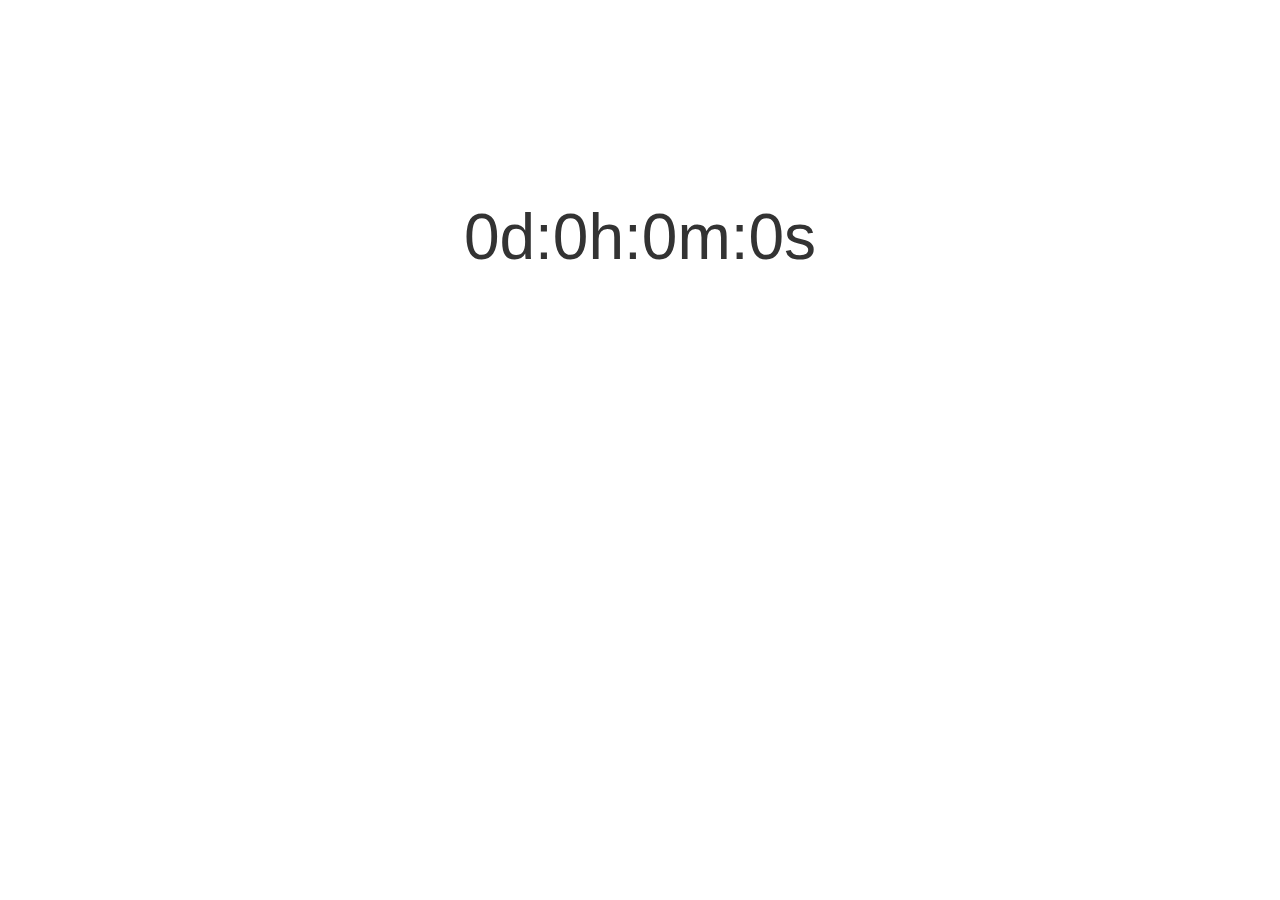
<file: countdown-timer/index.html>
<!DOCTYPE html>
<html lang="en">
  <head>
    <meta charset="UTF-8" />
    <meta name="viewport" content="width=device-width, initial-scale=1.0" />
    <title>Countdown-timer</title>
    <style>
      * {
        margin: 0;
        padding: 0;
        box-sizing: border-box;
      }

      body {
        display: flex;
        justify-content: center;
        align-items: center;
        padding: 200px;
      }

      .countdown {
        font-size: 4rem;
        font-family: Arial, Helvetica, sans-serif;
        color: #333;
      }
    </style>
  </head>
  <body>
    <div class="countdown"></div>

    <script>
      //get the element which the countdown will be displayed
      const count = document.querySelector(".countdown");

      //get the target date
      const targetDate = new Date("Oct 23, 2024 00:00:00").getTime();

      const countdown = setInterval(() => {
        //get the date of the current day
        const currentDate = new Date().getTime();

        //calculate the time difference
        const timeDifference = targetDate - currentDate;

        // calculate  the days, hours, minutes, seconds

        const day = Math.floor(timeDifference / (1000 * 60 * 60 * 24));

        const hours = Math.floor(
          (timeDifference % (1000 * 60 * 60 * 24)) / (1000 * 60 * 60)
        );

        const minutes = Math.floor(
          (timeDifference % (1000 * 60 * 60)) / (1000 * 60)
        );

        const seconds = Math.floor((timeDifference % (1000 * 60)) / 1000);

        //set the to the text content of the count
        count.textContent = `${day}d : ${hours}h : ${minutes}m : ${seconds}s`;

        // dislay text when countdown is over
        if (timeDifference <= 0) {
          clearInterval(countdown);
          count.textContent =
            0 + "d" + ":" + 0 + "h" + ":" + 0 + "m" + ":" + 0 + "s";
        }
      });
    </script>
  </body>
</html>
</file>
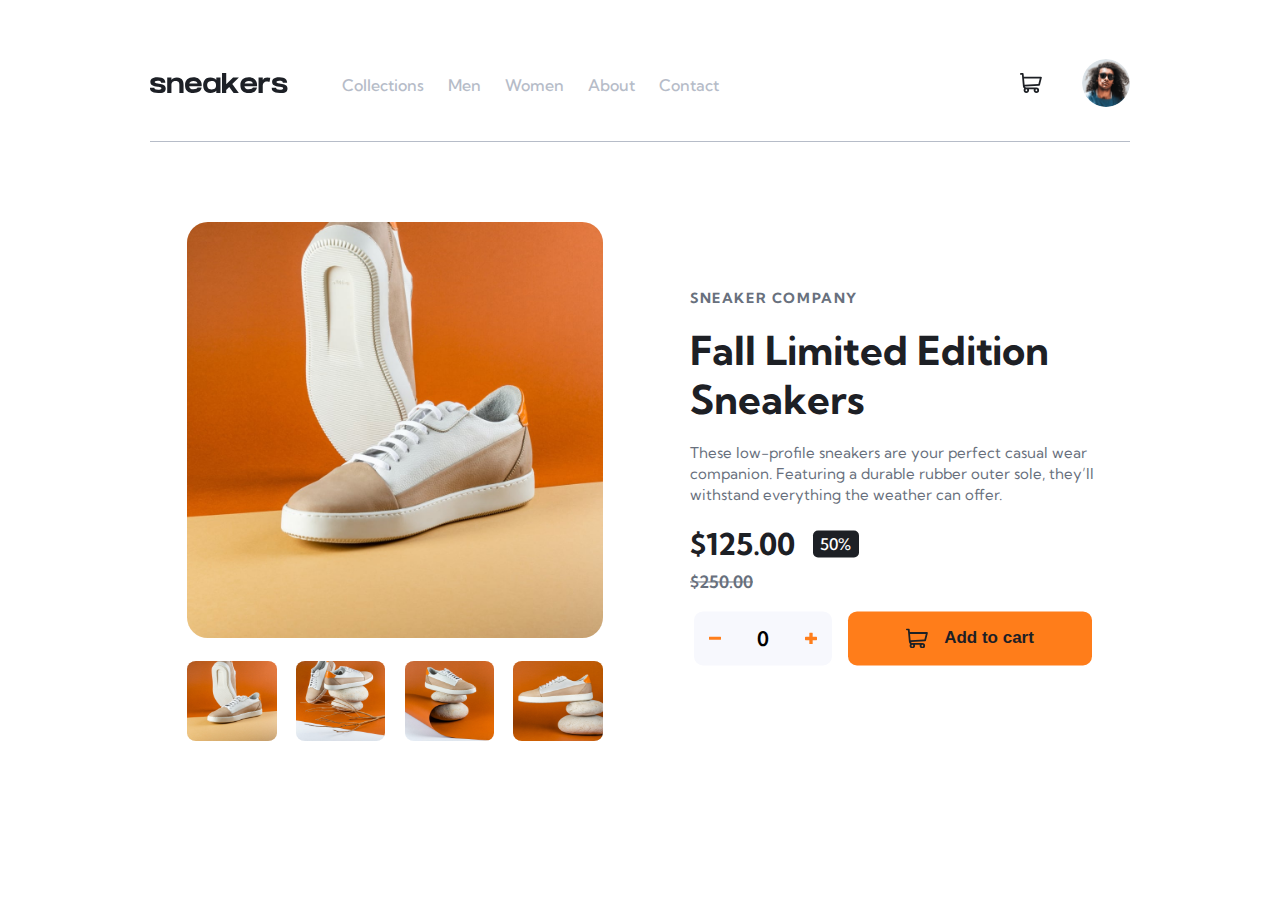
<file: ecommerce-product-page-main/index.html>
<!DOCTYPE html>
<html lang="en">
  <head>
    <meta charset="UTF-8" />
    <meta name="viewport" content="width=device-width, initial-scale=1.0" />
    <title>Document</title>
    <link rel="stylesheet" href="styles.css" />
    <link rel="preconnect" href="https://fonts.googleapis.com" />
    <link rel="preconnect" href="https://fonts.gstatic.com" crossorigin />
    <link
      href="https://fonts.googleapis.com/css2?family=Kumbh+Sans:wght@100..900&family=Red+Hat+Text:ital,wght@0,300..700;1,300..700&display=swap"
      rel="stylesheet"
    />
  </head>
  <body class="body">
    <div class="container blur-container">
      <header>
        <nav class="nav-element">
          <div class="nav-header-element">
            <img src="./images/logo.svg" alt="logo" />
          </div>
          <div class="nav-mid-element">
            <div class="link"><a href="#">Collections</a></div>
            <div class="link"><a href="#">Men</a></div>
            <div class="link"><a href="#">Women</a></div>
            <div class="link"><a href="#">About</a></div>
            <div class="link"><a href="#">Contact</a></div>
          </div>
          <div class="nav-end-element">
            <div>
              <img src="./images/icon-cart.svg" alt="icon-cart" class="cart" />
            </div>
            <div class="image-container">
              <img src="./images/image-avatar.png" alt="image-avatar" />
            </div>
          </div>
        </nav>
        <div class="holder hidden">
          <div class="items">Cart</div>
          <div class="entries">Your cart is empty.</div>
        </div>
      </header>
      <main>
        <div class="panel-left">
          <div class="display">
            <img src="./images/image-product-1.jpg" alt="image-product-1" />
          </div>
          <div class="image">
            <div class="images">
              <img src="./images/image-product-1.jpg" alt="image-product-1" />
            </div>
            <div class="images">
              <img src="./images/image-product-2.jpg" alt="image-product-2" />
            </div>
            <div class="images">
              <img src="./images/image-product-3.jpg" alt="image-product-3" />
            </div>
            <div class="images">
              <img src="./images/image-product-4.jpg" alt="image-product-4" />
            </div>
          </div>
        </div>
        <div class="panel-right">
          <h3>SNEAKER COMPANY</h3>
          <h1>Fall Limited Edition Sneakers</h1>
          <p class="details">
            These low-profile sneakers are your perfect casual wear <br />
            companion. Featuring a durable rubber outer sole, they’ll <br />
            withstand everything the weather can offer.
          </p>
          <div class="flex">
            <div class="inline">
              $125.00
              <div class="into">50%</div>
            </div>
            <div class="strike">$250.00</div>
          </div>
          <div class="footer">
            <div class="inside">
              <img
                src="./images/icon-minus.svg"
                alt="icon-minus"
                class="decrement"
              />

              <div class="text">0</div>

              <img
                src="./images/icon-plus.svg"
                alt="icon-plus"
                class="increment"
              />
            </div>
            <button class="btn">
              <img src="./images/icon-cart.svg" alt="icon-cart" />
              <p>Add to cart</p>
            </button>
          </div>
        </div>
      </main>
    </div>

    <script src="script.js"></script>
  </body>
</html>
</file>
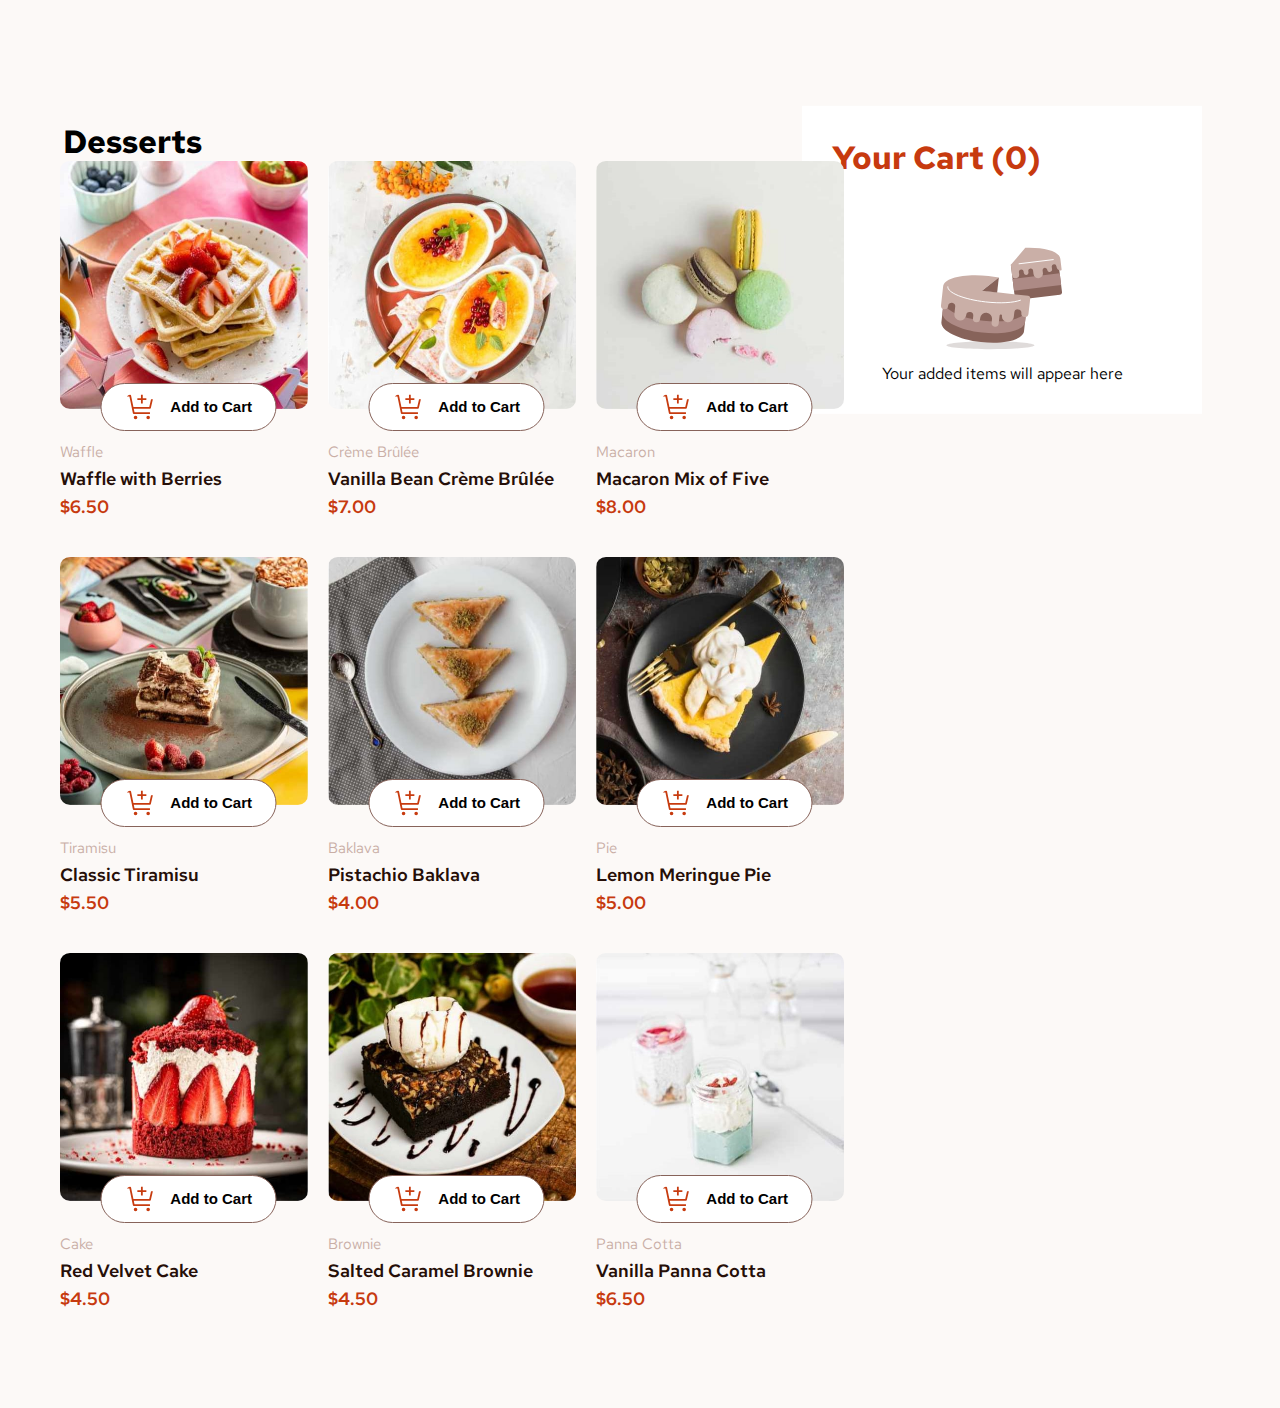
<file: public/index.html>
<!DOCTYPE html>
<html lang="en">
  <head>
    <meta charset="UTF-8" />
    <meta name="viewport" content="width=device-width, initial-scale=1.0" />
    <title>Document</title>
    <link rel="stylesheet" href="./styles.css" />
    <link rel="preconnect" href="https://fonts.googleapis.com" />
    <link rel="preconnect" href="https://fonts.gstatic.com" crossorigin />
    <link
      href="https://fonts.googleapis.com/css2?family=Red+Hat+Text:ital,wght@0,300..700;1,300..700&display=swap"
      rel="stylesheet"
    />
  </head>
  <body>
    <div class="container">
      <div class="left-panel">
        <div><h1>Desserts</h1></div>
        <div class="grid"></div>
      </div>
      <div class="right-panel">
        <div class="space">
          <h1>Your Cart (<span class="c-num-order">0</span>)</h1>
        </div>
        <div class="contains">
          <div class="align">
            <img
              src="./assets/images/illustration-empty-cart.svg"
              alt="Empty"
            />
            <p>Your added items will appear here</p>
          </div>
        </div>
      </div>
    </div>
    <div class="overlay hidden"></div>

    <script src="./script.js"></script>
  </body>
</html>
</file>
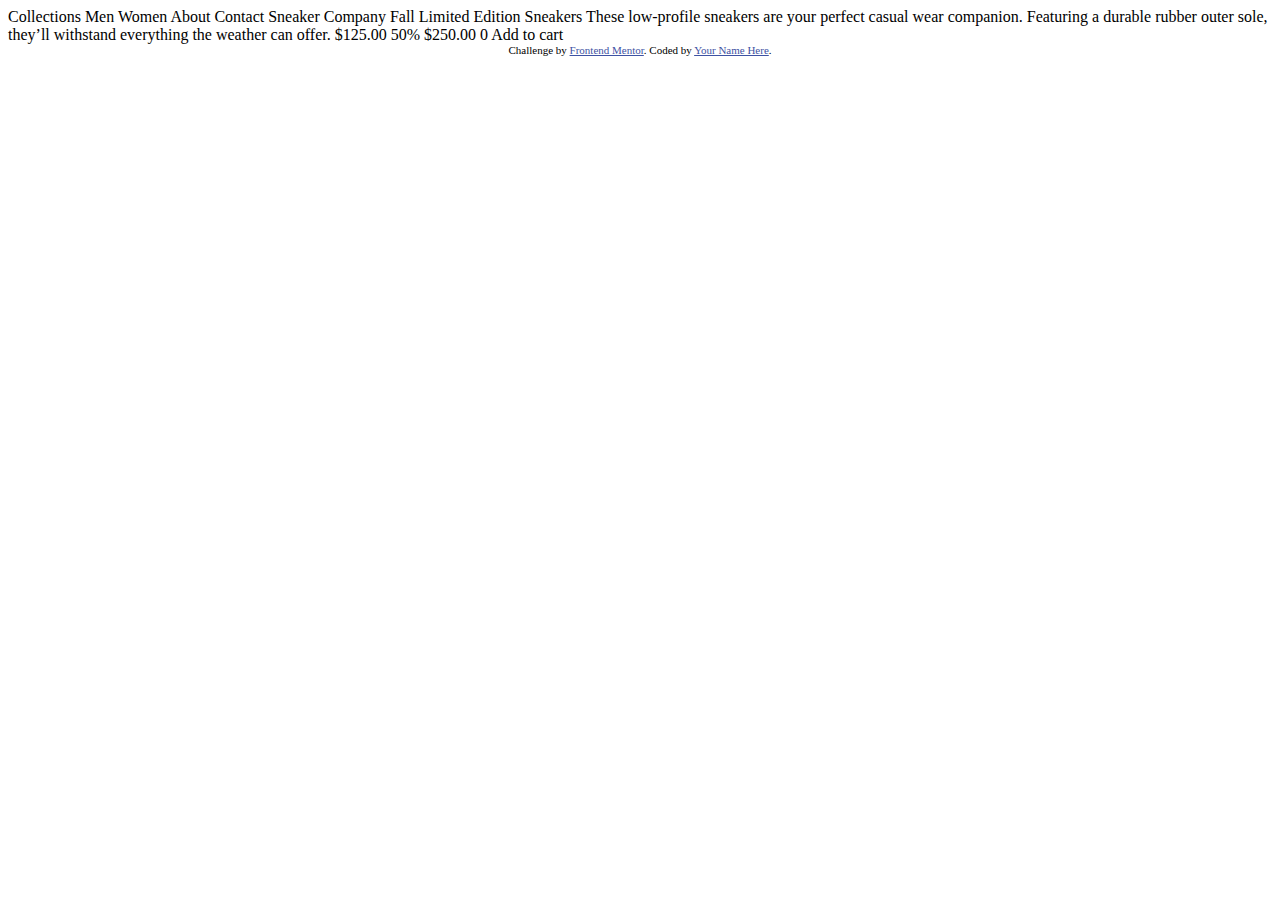
<file: ecommerce-product-page-main/design/index.html>
<!DOCTYPE html>
<html lang="en">
<head>
  <meta charset="UTF-8">
  <meta name="viewport" content="width=device-width, initial-scale=1.0"> <!-- displays site properly based on user's device -->

  <link rel="icon" type="image/png" sizes="32x32" href="./images/favicon-32x32.png">
  
  <title>Frontend Mentor | E-commerce product page</title>

  <!-- Feel free to remove these styles or customise in your own stylesheet 👍 -->
  <style>
    .attribution { font-size: 11px; text-align: center; }
    .attribution a { color: hsl(228, 45%, 44%); }
  </style>
</head>
<body>

  Collections
  Men
  Women
  About
  Contact

  Sneaker Company

  Fall Limited Edition Sneakers

  These low-profile sneakers are your perfect casual wear companion. Featuring a 
  durable rubber outer sole, they’ll withstand everything the weather can offer.

  $125.00
  50%
  $250.00

  0
  Add to cart
  
  <div class="attribution">
    Challenge by <a href="https://www.frontendmentor.io?ref=challenge" target="_blank">Frontend Mentor</a>. 
    Coded by <a href="#">Your Name Here</a>.
  </div>
</body>
</html>
</file>
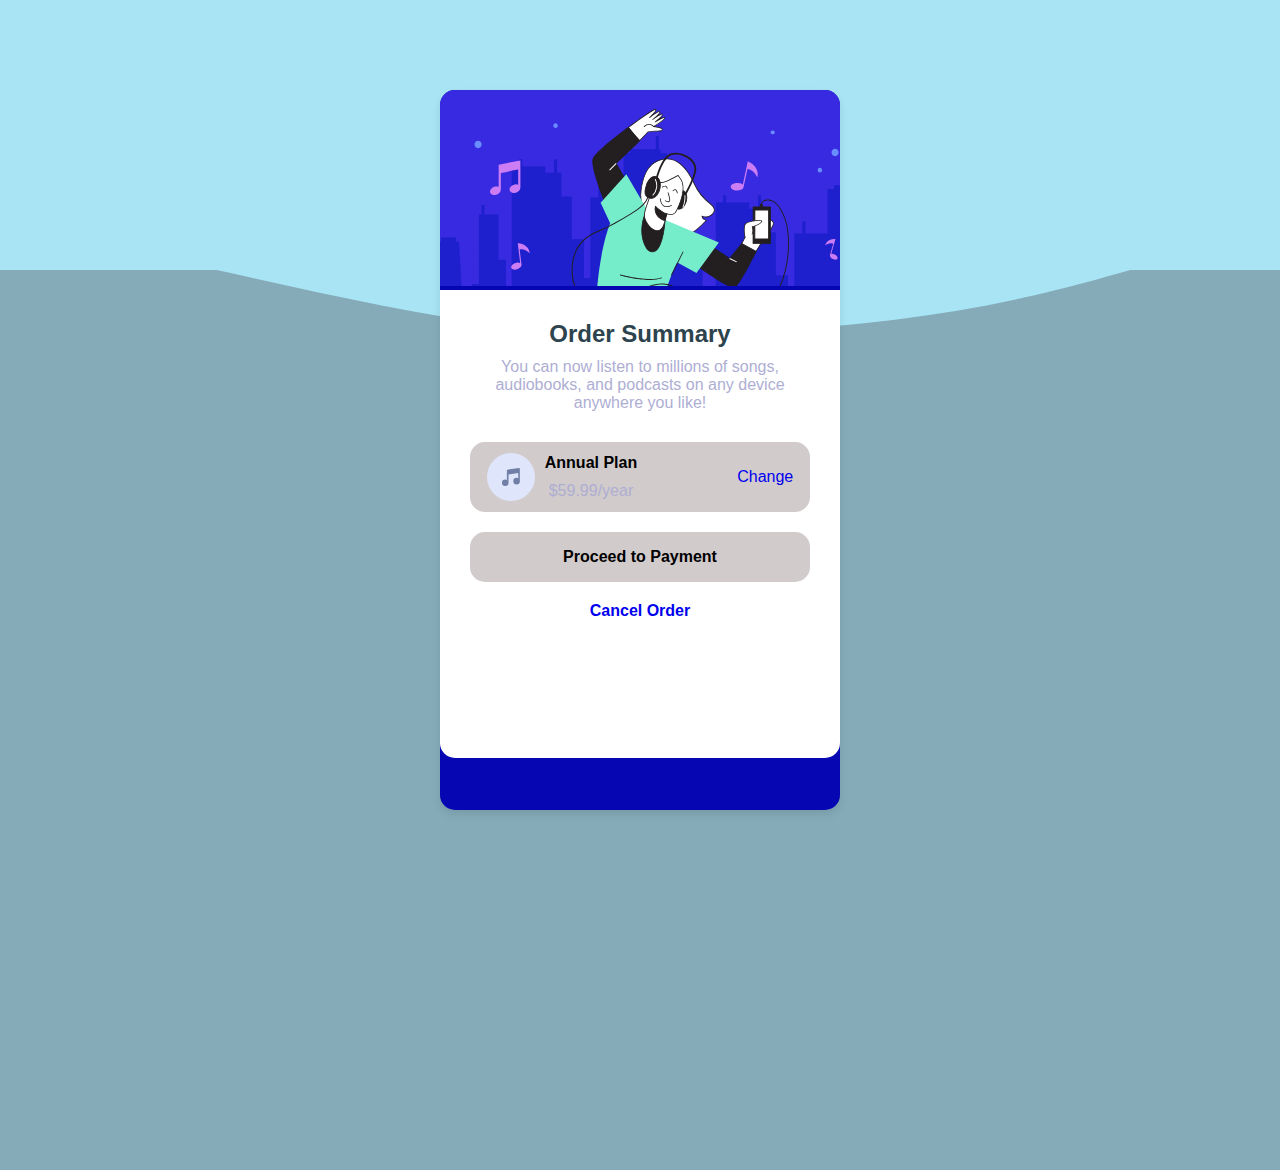
<file: clone4.html>
<!DOCTYPE html>
<html lang="en">
<head>
    <meta charset="UTF-8">
    <meta name="viewport" content="width=device-width, initial-scale=1.0">
    <title>Design</title>
    <style>
        * {
            margin: 0;
            padding: 0;
            box-sizing: border-box;
        }
        body {
            font-family: Arial, Helvetica, sans-serif;
            overflow: hidden;
            height: 100vh;
        }
        .container {
            height: 100%;
            width: 100%;
            position: relative;
        }
        .header {
            display: flex;
            justify-content: center;
            align-items: center;
            position: absolute;
            width: 100%;
            height: 40%; 
            background-color: rgb(168, 228, 243);
        }
        .footer {
            position: absolute;
            width: 100%;
            top: 30%; 
            height: 100%; 
            background-color: rgb(133, 171, 185);
        }
        .curvy-line {
            position: absolute;
            width: 100%;
            top: 12%; 
            z-index: 1;
        }
        .rectangle{
            position: absolute;
            top: 10%;
            left: 50%;
            width: 400px;
            height: 80%;
            background-color: rgb(6, 6, 179);
            box-shadow: 0 4px 8px rgba(0,0,0,0.1);
            z-index: 2;
            border-radius: 15px; 
            transform: translate(-50%, 0);
        }
        .top svg{
            bottom: 0;
            height: 40%;
            width: 100%;
            border-top-left-radius: 15px; 
            border-top-right-radius: 15px;
        }
        .bottom{
            top: 40%;
            height: 65%;
            background-color: white;
            border-bottom-left-radius: 15px; border-bottom-right-radius: 15px;
            padding: 30px;
            text-align: center;
        }
        h2{
            color: rgb(45, 67, 77);
            text-align: center;
        }
        p{
           text-align: center;
           color: rgb(174, 174, 211);
           margin-top: 10px; 
        }
        .selector {
            width: 100%;
            height: 45px;
            display: flex;
            margin-bottom: 20px;
            border-radius: 15px;
            align-items: center; 
        }
        .selector svg {
            margin-right: 10px; 
        }
        .align{
            display: flex;
            flex-direction: column;
        }
        a{
            text-decoration: none;
            align-items: flex-end;
        }
        .align{
            margin-right: 100px;
        }
        a:hover{
            text-decoration: underline;
        }
        .text-content {
            display: flex;
            justify-content: center;
            align-items: center;
        }
        .text-content h4{
            margin: 0;
        }
        .first-selection{
            height: 70px;
            background-color: rgb(209, 203, 203);
            display: flex;
            justify-content: center;
            align-items: center;
            margin-top: 30px;
            cursor: pointer;
        }
        .first-selection:hover, .second-selection:hover{
            background-color: rgb(44, 136, 255);
        }
        .second-selection{
            height: 50px;
            background-color: rgb(209, 203, 203);
            display: flex;
            justify-content: center;
            align-items: center;
            cursor: pointer;
        }
        .second-selection:hover{
            color: white;
        }
        .final a{
            cursor: pointer;
            text-decoration: none;
        }
        .final:hover{
            color: rgb(44, 136, 255);
            text-decoration: underline;
        }
    </style>
</head>
<body>
    <div class="container">
        <div class="header"></div>
        <div class="rectangle">
            <div class="top">
                <svg xmlns="http://www.w3.org/2000/svg" xmlns:xlink="http://www.w3.org/1999/xlink" width="450" height="220"><defs><path id="a" d="M0 0h450v220H0z"/></defs><g fill="none" fill-rule="evenodd"><mask id="b" fill="#fff"><use xlink:href="#a"/></mask><use fill="#382AE1" xlink:href="#a"/><path fill="#1E1FCD" fill-rule="nonzero" d="M218.812 46v13.368h1.685v3.623h6.303v77.983l12.758 6.699v-12.891h3.046v14.545l2.984 1.543v112.908L31.9 266.214v-72.237h7.013V124.52h2.548v-9.55h3.045v9.55h14.15l-.001.014v.196c-.01 2.072-.088 19.036-.094 31.525v3.018c.003 5.998.028 10.37.094 10.445.066.075.784.104 1.747.108h.5c2.152-.008 5.071-.108 5.071-.108v36.439h5.786V76.399h7.379v-7.156h3.045V76.4h23.111v6.395h8.79v-13.55h3.045v13.55h4.314v23.771h10.353v42.63h12.18v38.692h6.384v-80.419h8.04V95.156h3.044v12.312h22.117V63.022h6.455v-3.654h25.75V46h3.046zM15.842 147.489v4.151h3.198L25.475 265.9H-8l6.445-114.259H.962v-4.151h14.88z" mask="url(#b)"/><path fill="#1E1FCD" fill-rule="nonzero" d="M422.812 82v13.368h1.685v3.623h6.303v77.983l12.758 6.699v-12.891h3.046v14.545l2.984 1.543v112.908L235.9 302.214v-72.237h7.013V160.52h2.548v-9.55h3.045v9.55h14.15l-.001.014v.196c-.01 2.072-.088 19.036-.094 31.525v3.018c.003 5.998.028 10.37.094 10.445.066.075.784.104 1.747.108h.5c2.152-.008 5.071-.108 5.071-.108v36.439h5.786V112.399h7.379v-7.156h3.045v7.156h23.111v6.395h8.79v-13.55h3.045v13.55h4.314v23.771h10.353v42.63h12.18v38.692h6.384v-80.419h8.04v-12.312h3.044v12.312h22.117V99.022h6.455v-3.654h25.75V82h3.046zm-202.97 101.489v4.151h3.198l6.435 114.259H196l6.445-114.259h2.517v-4.151h14.88z" mask="url(#b)"/><g fill-rule="nonzero" mask="url(#b)"><path fill="#FFF" d="M224.743 27.894c-.147-2.117-9.625 4.042-9.625 4.042s8.029-6.159 7.34-7.698c-.688-1.54-9.734 5.196-9.734 5.196s8.257-6.351 6.982-7.707c-1.275-1.357-10.093 5.782-10.093 5.782s8.992-7.9 5.56-8.092c-1.541-.082-13.643 8.138-26.754 18.008 3.67 4.582 7.34 9.008 11.304 13.288 4.202-4.344 7.514-7.799 7.964-8.376 1.348-1.732 14.744-.577 14.799-2.694.055-2.117-8.826-3.08-8.826-3.08s11.23-6.552 11.083-8.669z"/><path fill="#231F20" d="M199.667 51.125a.404.404 0 01-.302-.128c-3.524-3.812-7.12-8.037-11.332-13.316a.421.421 0 01-.091-.311.458.458 0 01.165-.284c9.698-7.332 24.837-18.081 27.002-18.081.485-.046.942.234 1.12.687.293.825-.734 2.346-2.083 3.877 2.514-1.677 5.028-2.97 5.817-2.126.186.2.273.471.238.742-.064.751-.917 1.833-2.055 3.033 1.725-1.017 3.34-1.787 4.083-1.594a.77.77 0 01.55.43c.45.963-1.275 2.924-3.284 4.766 2.156-1.155 4.34-2.09 5.175-1.668a.834.834 0 01.468.715c.137 1.98-7.157 6.561-10.286 8.43 2.863.395 8.01 1.375 7.964 3.355 0 1.439-3.037 1.677-7.945 1.933-2.863.156-6.423.349-6.937 1.008-.514.66-3.028 3.281-7.991 8.413a.45.45 0 01-.276.12zM188.96 37.498c3.955 4.949 7.34 8.972 10.717 12.6 5.817-6.01 7.34-7.679 7.624-8.018.697-.916 3.322-1.1 7.551-1.329 2.496-.137 7.139-.384 7.157-1.118 0-1.072-4.367-2.208-8.45-2.657a.413.413 0 01-.358-.33.421.421 0 01.192-.45c5.441-3.152 11.01-7.11 10.937-8.247-.569-.394-4.68 1.613-8.982 4.408a.422.422 0 01-.477-.687c4.138-3.171 7.496-6.534 7.184-7.194-.615-.303-4.799 2.144-9.093 5.36a.422.422 0 01-.514-.668c2.634-2.034 6.845-5.728 6.955-6.983v-.1c-.514-.57-5.074 2.208-9.551 5.818a.432.432 0 01-.587-.064.403.403 0 010-.577c3.202-2.823 6.477-6.415 6.184-7.23 0-.083-.211-.12-.376-.129-1.257-.064-11.543 6.653-26.113 17.595z"/><path fill="#231F20" d="M153.058 68.876c-2.698 8.514 13.597 47.837 13.597 47.837l20.186-24.917c-.45-.77-10.653-18.493-10.653-18.493s15.057-13.92 23.452-22.59c-3.945-4.28-7.67-8.743-11.304-13.288-16.111 12.133-33.792 26.76-35.278 31.451z"/><path fill="#231F20" d="M166.655 117.117h-.1a.394.394 0 01-.313-.248c-.67-1.604-16.322-39.543-13.606-48.103 1.532-4.83 19.268-19.52 35.443-31.653a.404.404 0 01.56.064c4.193 5.26 7.78 9.476 11.295 13.27.14.157.14.393 0 .55-7.735 7.991-21.287 20.583-23.241 22.388a54892.79 54892.79 0 0010.505 18.218c.09.14.09.32 0 .459l-20.185 24.908a.404.404 0 01-.358.147zm21.635-79.133c-15.23 11.473-33.379 26.393-34.865 31.011-2.44 7.698 11.258 41.853 13.322 46.93l19.617-24.166-10.506-18.255a.421.421 0 01.083-.504c.146-.137 14.827-13.746 23.176-22.296-3.376-3.666-6.826-7.716-10.827-12.72z"/><path fill="#FFF" d="M201.044 109.529c1.651 11.418 9.257 21.077 17.515 29.902 4.945 5.242 11.01 10.576 18.25 10.237 3.458-.174 6.706-1.66 9.725-3.345a73.677 73.677 0 0019.974-16.212 4.476 4.476 0 01-4.468-3.995 8.854 8.854 0 009.175-1.027c5.615-4.453 2.89-8.385-1.404-11.702a51.724 51.724 0 01-15.551-19.62c-5.359-11.97-16.002-27.96-31.765-24.313-15.157 3.5-19.268 17.082-21.36 30.553a31.9 31.9 0 00-.091 9.522z"/><path fill="#231F20" d="M236.13 150.098c-7.111 0-13.02-5.223-17.874-10.383-7.753-8.247-15.91-18.264-17.625-30.122a32.412 32.412 0 01.064-9.696c.918-5.773 2.376-13.169 5.835-19.162a23.56 23.56 0 0115.837-11.74c7.193-1.658 20.937-.678 32.25 24.551a51.119 51.119 0 0015.424 19.465c3.211 2.483 4.716 4.665 4.734 6.882 0 1.833-1.11 3.72-3.33 5.499a9.276 9.276 0 01-8.854 1.384 4.12 4.12 0 003.899 2.886.413.413 0 01.395.239.403.403 0 01-.065.449 73.292 73.292 0 01-20.084 16.358c-2.835 1.576-6.24 3.216-9.91 3.39h-.697zm-9.295-80.773c-1.439 0-2.873.164-4.276.486-14.89 3.446-18.91 16.55-21.038 30.242a31.616 31.616 0 00-.064 9.439c1.679 11.638 9.744 21.536 17.432 29.674 4.882 5.186 10.818 10.447 17.92 10.08 3.495-.165 6.789-1.76 9.542-3.29a72.532 72.532 0 0019.267-15.533 4.924 4.924 0 01-4.018-4.316.403.403 0 01.183-.376.395.395 0 01.413 0 8.431 8.431 0 008.707-.972c2.01-1.603 3.028-3.225 3.01-4.83 0-1.905-1.45-3.94-4.404-6.222a52.017 52.017 0 01-15.672-19.776c-9.074-20.308-19.662-24.606-27.002-24.606z"/><path fill="#FFF" d="M305.851 145.37c-.642 2.538-11.184 21.343-11.184 21.343l13.763 7.432s12.45-20.84 13.514-22.223c1.065-1.384 10.093-13.398 11.323-17.613 1.23-4.216-7.45-7.332-11.01-6.993-3.56.34-15.763 15.515-16.406 18.054z"/><path fill="#231F20" d="M308.411 174.567a.361.361 0 01-.193-.055l-13.762-7.432a.403.403 0 01-.202-.257.394.394 0 010-.32c3.67-6.48 10.634-19.246 11.139-21.234.679-2.694 13.02-18.044 16.744-18.328 2.707-.23 8.35 1.41 10.616 4.15a3.598 3.598 0 01.844 3.373c-1.312 4.582-11.295 17.632-11.386 17.76-1.046 1.348-13.369 21.994-13.497 22.178a.395.395 0 01-.303.165zm-13.166-8.028l13.02 7.047c1.678-2.813 12.33-20.62 13.33-21.92 2.102-2.75 10.149-13.637 11.25-17.477a2.747 2.747 0 00-.689-2.611c-2.064-2.502-7.431-4.06-9.89-3.85-3.358.294-15.451 15.58-16.011 17.742-.606 2.392-9.487 18.347-11.01 21.069z"/><path fill="#231F20" d="M301.897 153.498l-12.295 14.975-26.516-17.751-11.295 21.004s37.554 28.161 42.876 25.467c5.321-2.694 21.442-35.924 21.442-35.924l-14.212-7.77z"/><path fill="#231F20" d="M293.814 197.761c-7.744 0-38.6-22.965-42.27-25.714a.412.412 0 01-.11-.514l11.294-21.004a.404.404 0 01.578-.147l26.195 17.55 12.066-14.663a.395.395 0 01.504-.1l14.258 7.77a.412.412 0 01.165.532c-.66 1.366-16.267 33.385-21.662 36.107-.32.141-.67.204-1.018.183zm-41.509-26.154c10.607 7.927 38.031 27.327 42.206 25.229 4.853-2.466 19.387-31.855 21.103-35.392l-13.616-7.433-12.084 14.718a.386.386 0 01-.532.083l-26.158-17.513-10.919 20.308zM313.155 116.878l-.12 36.62h17.351v-36.62z"/><path fill="#231F20" d="M330.386 153.938h-17.35a.404.404 0 01-.404-.412l.11-36.657a.413.413 0 01.413-.403h17.23c.224 0 .404.18.404.403v36.657a.403.403 0 01-.403.412zm-16.938-.806h16.516v-35.85H313.54l-.092 35.85z"/><path fill="#FFF" d="M314.916 120.113l-.091 28.776h13.781v-28.776z"/><path fill="#231F20" d="M328.606 149.301h-13.763a.404.404 0 01-.294-.119.403.403 0 01-.119-.302l.083-28.767a.422.422 0 01.422-.412h13.689c.228 0 .413.184.413.412v28.776a.413.413 0 01-.431.412zm-13.36-.861h12.938v-27.905h-12.846l-.091 27.905z"/><path fill="#FFF" d="M305.099 147.276s-2.587-12.335 1.294-14.269c3.88-1.933 17.221-4.197 15.157-1.173s-9.294 4.894-9.294 4.894 1.486 4.316-.147 7.377"/><path fill="#231F20" d="M305.099 147.688a.404.404 0 01-.404-.33c-.11-.513-2.615-12.674 1.514-14.727 3.35-1.658 14.157-3.794 15.735-1.997a1.09 1.09 0 01-.055 1.438c-1.835 2.75-7.496 4.49-9.11 4.95.339 1.2 1.11 4.636-.303 7.33a.422.422 0 01-.57.165.43.43 0 01-.173-.568c1.532-2.859.137-6.992.119-7.038a.412.412 0 010-.33.44.44 0 01.266-.21c.073 0 7.101-1.833 9.056-4.72.137-.202.174-.348.11-.422-.991-1.136-11.01.367-14.735 2.2-2.946 1.466-1.762 10.456-1.065 13.801a.412.412 0 01-.32.495l-.065-.037z"/><path fill="#75ECCA" d="M209.173 123.32l-22.855-39.185-25.69 28.491 9.541 20.546s-14.68 34.705-14.68 102.73c0 0 78.154-.339 97.825-.339l-25.69-39.91s6.423-18.493 9.735-23.112l19.13 10.402 22.37-30.434-69.686-29.188z"/><path fill="#231F20" d="M208.843 160.674c12.615 7.331 15.597-22.47 16.157-28.922.256-1.775.15-3.583-.312-5.316-.725-2.199-2.422-3.903-4.12-5.498-2.027-1.833-4.367-3.757-7.129-3.876a8.26 8.26 0 00-6.578 3.436 20.15 20.15 0 00-3.156 6.983c-2.973 10.365-2.863 21.307 2.871 30.728a6.591 6.591 0 001.991 2.263l.276.202z"/><path fill="#231F20" d="M212.614 162.232a7.934 7.934 0 01-3.973-1.21l-.285-.174a6.903 6.903 0 01-2.12-2.401c-5.256-8.642-6.266-19.373-2.917-31.048a20.562 20.562 0 013.22-7.12 8.6 8.6 0 016.919-3.593c2.826.119 5.22 1.988 7.34 3.986 1.725 1.586 3.468 3.336 4.23 5.636.473 1.793.586 3.662.33 5.499-.853 9.613-3.303 26.264-10.093 29.774a5.725 5.725 0 01-2.651.65zm.568-44.74a7.875 7.875 0 00-6.01 3.281 19.801 19.801 0 00-3.073 6.846c-3.294 11.455-2.312 21.994 2.826 30.406a6.17 6.17 0 001.835 2.136l.266.155c2.184 1.274 4.11 1.448 5.881.532 4.716-2.438 8.258-13.05 9.671-29.133a13.135 13.135 0 00-.294-5.16c-.697-2.116-2.358-3.775-4.01-5.296-2.054-1.888-4.302-3.666-6.871-3.767h-.22zm33.306-12.701c1.165 4.224-.743 9.604-3.606 12.729-1.908 2.062-6.092 2.612-6.936-.743a17 17 0 012.174-13.04c1.835-3.015 5.35-4.738 7.607-.862.335.603.591 1.247.761 1.916z"/><path fill="#231F20" d="M239.084 119.582a4.414 4.414 0 01-1.046-.12 3.393 3.393 0 01-2.487-2.593 17.477 17.477 0 012.184-13.334c1.285-2.062 3.101-3.308 4.799-3.299.963 0 2.349.45 3.505 2.447.364.63.648 1.305.844 2.007 1.266 4.582-.918 10.08-3.67 13.105a5.729 5.729 0 01-4.13 1.787zm3.404-18.54c-1.395 0-2.945 1.11-4.065 2.906a16.634 16.634 0 00-2.083 12.729c.19.978.93 1.758 1.9 1.997a4.765 4.765 0 004.34-1.43c2.587-2.803 4.697-8.091 3.523-12.343a7.711 7.711 0 00-.762-1.833c-.78-1.338-1.725-2.025-2.816-2.035l-.037.01z"/><path fill="#FFF" d="M226.808 123.696c-1.836 7.03-3.67 23.04-15.369 14.663a14.835 14.835 0 01-3.101-3.317c-5.762-7.67-4.12-12.51-1.138-20.931 1.285-3.666 2.395-7.332 3.67-10.997 1.276-3.666 3.377-7.112 5.12-10.585-.064.12 5.734.916 11.533-1.714 5.799-2.63 10.597-5.36 10.597-5.36 1.57 2.345 3.267 4.123 4.102 6.91.77 2.702.992 5.53.651 8.32-.734 6.846-3.477 14.25-6.588 20.363-3.11 6.112-9.477 2.648-9.477 2.648z"/><path fill="#231F20" d="M217.348 141.172c-1.835 0-3.881-.824-6.157-2.456a15.32 15.32 0 01-3.193-3.409c-5.936-7.908-4.147-12.958-1.192-21.315.614-1.76 1.202-3.565 1.77-5.307.615-1.878 1.248-3.812 1.927-5.709a60.45 60.45 0 013.624-7.725c.514-.972 1.028-1.943 1.514-2.914a.413.413 0 01.56-.184 21.125 21.125 0 0011.148-1.723 155.555 155.555 0 0010.56-5.351.432.432 0 01.56.137c.395.587.79 1.136 1.184 1.677a17.241 17.241 0 012.972 5.334c.783 2.76 1.01 5.647.67 8.495-.67 6.13-3.018 13.416-6.633 20.5a6.695 6.695 0 01-3.973 3.602 8.515 8.515 0 01-5.625-.504 96.92 96.92 0 00-.568 2.391c-1.212 5.251-2.863 12.455-7.24 14.104a5.51 5.51 0 01-1.908.357zm-1.101-48.176c-.44.917-.918 1.76-1.376 2.64a60.01 60.01 0 00-3.579 7.624c-.67 1.833-1.302 3.813-1.917 5.682-.615 1.87-1.156 3.556-1.78 5.324-2.964 8.377-4.588 12.986 1.082 20.537a14.55 14.55 0 003.01 3.235c2.88 2.071 5.34 2.75 7.34 1.998 3.954-1.494 5.505-8.43 6.716-13.499.248-1.063.468-2.062.698-2.914a.43.43 0 01.605-.266 8.01 8.01 0 005.505.67 5.842 5.842 0 003.46-3.172c3.568-7 5.899-14.186 6.55-20.216a20.66 20.66 0 00-.642-8.156 16.573 16.573 0 00-2.881-5.086c-.33-.449-.67-.916-.99-1.384a164.07 164.07 0 01-10.295 5.187 22.044 22.044 0 01-11.506 1.796z"/><path fill="#231F20" d="M224.88 130.496s-5.679-1.292-8.257-6.011c-2.578-4.72-1.018-8.34-1.018-8.34s4.954 5.728 11.22 7.579l-1.944 6.772z"/><path fill="#231F20" d="M224.88 130.9h-.091c-.239-.056-5.89-1.384-8.533-6.205-2.642-4.82-1.11-8.54-1.046-8.697a.404.404 0 01.312-.238.422.422 0 01.367.129c0 .055 4.964 5.663 11.01 7.46a.404.404 0 01.276.503l-1.9 6.754a.404.404 0 01-.394.293zm-9.12-13.958a10.217 10.217 0 001.203 7.332c2.1 3.83 6.358 5.333 7.633 5.709l1.716-6.003c-5.074-1.622-9.184-5.599-10.551-7.038zm12.598-4.792a7.64 7.64 0 01-3.275-1.027.406.406 0 11.403-.705c.707.403 2.753 1.32 3.67.723.597-.384-.055-4.15-1.431-8.247a.406.406 0 11.77-.257c.827 2.447 2.579 8.248 1.093 9.164-.369.23-.795.351-1.23.349z"/><path fill="#231F20" d="M226.68 117.117a6.135 6.135 0 01-2.753-.605c-2.294-1.137-3.67-3.803-4.148-7.927a.413.413 0 01.358-.45.404.404 0 01.45.358c.431 3.83 1.67 6.287 3.67 7.331 3.055 1.512 6.955-.779 6.991-.797a.404.404 0 01.56.138.412.412 0 01-.138.559 11.02 11.02 0 01-4.99 1.393zm.43-18.292a.404.404 0 01-.403-.376c-.065-.916-.33-1.475-.808-1.714-.917-.476-2.633.385-3.202.761a.407.407 0 01-.45-.678c.101-.064 2.45-1.586 4.01-.807a2.611 2.611 0 011.257 2.383.403.403 0 01-.376.43h-.028zm10.176 4.545a.404.404 0 01-.404-.366s-.184-2.016-1.33-2.75c-.991-.65-2.148.834-2.157.853a.404.404 0 01-.569.073.403.403 0 01-.082-.568c.56-.733 1.954-1.888 3.257-1.036 1.477.972 1.68 3.281 1.688 3.373a.403.403 0 01-.367.44l-.036-.019zm-32.27-2.217a8.138 8.138 0 00.735 4.26c1.302 2.411 4.514 3.392 7.138 2.613 6.854-2.026 10.148-15.048 4.964-20.162-4.817-4.747-10.286 2.75-11.414 7.176-.523 2.08-1.349 4.005-1.422 6.113z"/><path fill="#231F20" d="M211.054 108.695a6.424 6.424 0 01-5.661-3.089 8.34 8.34 0 01-.78-4.472c.126-1.534.434-3.047.917-4.509.166-.559.33-1.118.477-1.677.799-3.079 3.762-7.853 7.258-8.816a4.83 4.83 0 014.835 1.448c2.505 2.466 3.322 6.929 2.138 11.648-1.183 4.72-3.964 8.248-7.267 9.164a7.137 7.137 0 01-1.917.303zm-5.634-7.524a7.653 7.653 0 00.688 4.06 5.83 5.83 0 006.67 2.41c3.038-.917 5.607-4.197 6.708-8.605 1.1-4.408.376-8.615-1.918-10.878a4.03 4.03 0 00-4.055-1.256c-3.156.917-5.955 5.435-6.689 8.248a59.1 59.1 0 01-.477 1.705 18.63 18.63 0 00-.918 4.316h-.009z"/><path fill="#231F20" d="M243.12 109.208a.918.918 0 01-.788-1.393c.1-.165 10.276-16.88 12.02-27.3.632-3.776-1.047-7.606-4.726-10.805-5.028-4.362-12.533-6.314-17.846-4.637-9.45 2.988-14.478 24.743-14.533 24.927a.918.918 0 01-1.79-.403c.212-.917 5.322-22.975 15.773-26.274 5.973-1.879 14.029.174 19.598 5.003 4.184 3.666 6.083 8.065 5.34 12.491-1.835 10.777-11.845 27.254-12.267 27.951a.918.918 0 01-.78.44z"/><path fill="#231F20" d="M292.868 239a31.312 31.312 0 01-9.68-1.567 31.764 31.764 0 01-10.156-5.902c-5.092-4.115-9.579-9.027-13.919-13.746-2.752-3.015-5.597-6.13-8.57-9.008-9.312-9.018-18.56-13.82-27.525-14.26-12.056-.605-22.745 6.278-32.489 13.801-.917.733-1.908 1.494-2.881 2.264-7.881 6.24-16.818 13.306-27.828 11.648-7.505-1.128-13.332-6.296-16.892-10.43-8.762-10.18-12.845-24.743-10.817-38.865 2.147-15.212 10.634-25.934 25.232-31.873 12.083-4.911 23.488-11.785 34.526-18.429l.091-.045c6.836-4.124 14.093-9.403 16.048-17.32a.471.471 0 01.917.22c-2.037 8.247-9.469 13.663-16.47 17.878l-.082.055c-11.065 6.663-22.506 13.554-34.654 18.494-14.277 5.8-22.571 16.275-24.672 31.158-1.964 13.856 2 28.106 10.57 38.086 3.459 4.023 9.101 9.045 16.331 10.127 10.616 1.603 19.011-5.04 27.122-11.456l2.89-2.272c9.891-7.634 20.745-14.617 33.095-13.994 9.175.458 18.625 5.343 28.103 14.516 2.991 2.905 5.845 6.03 8.607 9.054 4.312 4.729 8.771 9.614 13.817 13.682a30.956 30.956 0 009.854 5.746c12.396 3.996 24.773.064 36.875-11.693 17.956-17.485 28.076-43.988 27.755-72.8-.147-13.453-2.66-23.965-7.689-32.148-2.027-3.309-4.587-6.993-8.753-8.835-2.128-.916-7.12-1.264-9.046 1.44-.734 1.035-.808 2.254-.918 3.802 0 .67-.092 1.42-.193 2.236a.463.463 0 01-.917-.119c.11-.788.147-1.493.193-2.172.1-1.63.192-3.033 1.082-4.28 2.239-3.143 7.726-2.813 10.166-1.74 4.441 1.942 7.056 5.764 9.175 9.164 5.12 8.33 7.67 18.997 7.827 32.624.32 29.032-9.891 55.81-28.03 73.46-9.194 8.99-18.617 13.49-28.095 13.499zM204.172 37.022a.477.477 0 01-.348-.156.467.467 0 010-.65c2.018-1.751 4.019-2.52 5.954-2.301a6.424 6.424 0 014.166 2.374c.145.206.1.49-.1.641a.46.46 0 01-.643-.1 5.58 5.58 0 00-3.523-2.026c-1.67-.193-3.432.513-5.249 2.09a.45.45 0 01-.257.128z"/><path fill="#231F20" d="M231.505 185.39a.478.478 0 01-.192 0 .43.43 0 01-.184-.569l11.579-23.185a.417.417 0 01.743.376l-11.57 23.148a.413.413 0 01-.376.23zm-21.57 4.518c-13.259 0-28.838-4.29-29.7-4.528a.422.422 0 11.22-.806c.284.073 28.103 7.744 40.967 2.84.218-.08.46.031.541.248a.403.403 0 01-.239.532 34.077 34.077 0 01-11.79 1.714zM320.403 114.312h2v2.969h-2z"/><path fill="#231F20" d="M322.403 117.685h-2a.413.413 0 01-.413-.404v-2.969a.403.403 0 01.413-.403h2c.223 0 .404.18.404.403v2.97a.403.403 0 01-.404.403zm-1.596-.816H322v-2.153h-1.193v2.153z"/><path fill="#FFF" d="M213.026 105.661l-.66-.641a13.34 13.34 0 002.358-15.763l.789-.467a14.283 14.283 0 01-2.487 16.871zm30.278 12.024l-.853-.34c2.68-6.9 2-11.995 2-12.041l.918-.128c.018.192.706 5.36-2.065 12.509zM169.236 79.78l6.647-6.787.655.64-6.646 6.788zM289.407 168.901l.403-.823 7.062 3.453-.403.824z"/><path fill="#CD7DF3" d="M53.797 105.082c-.386-.091-.799-.155-1.175-.284a3.503 3.503 0 01-2.514-2.392 3.662 3.662 0 01.55-2.978 6.67 6.67 0 014.423-2.896c1.184-.266 1.716-.201 3.597.257V74.72l21.727-4.343v26.988a4.58 4.58 0 01-1.606 3.666 6.777 6.777 0 01-6.634 1.631 3.366 3.366 0 01-2.514-2.383 3.552 3.552 0 01.542-2.969 6.616 6.616 0 014.44-2.896 6.301 6.301 0 013.56.257V79.496l-1.541.302a5773.252 5773.252 0 01-15.479 3.089c-.284.055-.33.165-.33.421v16.093a4.92 4.92 0 01-2.12 4.206 7.271 7.271 0 01-3.467 1.411 1.58 1.58 0 00-.193.064h-1.266zm343.808 63.248v-.523a2.802 2.802 0 00-.523-1.328 5.832 5.832 0 00-1.77-1.677 6.528 6.528 0 00-2.303-.917c-.521-.1-1.057-.1-1.578 0h-.138a1.108 1.108 0 010-.183c.092-.358.183-.706.284-1.045l1.835-6.415c.67-2.328 1.35-4.655 2.019-6.983v-.137l-.642-.055a11.426 11.426 0 00-5.13.916 7.402 7.402 0 00-3.587 3.143c-.23.404-.403.834-.596 1.265-.129.275-.23.568-.349.852a.467.467 0 000 .12l.23-.138c.728-.478 1.492-.9 2.284-1.265a8.156 8.156 0 013.9-.696 7.136 7.136 0 011.688.376.76.76 0 000 .137c-1.113 3.861-2.217 7.72-3.312 11.574a.53.53 0 000 .211c.078.682.367 1.322.825 1.833a6.045 6.045 0 002.147 1.659l.716.311.66.193h.184a4.18 4.18 0 001.652 0c.459-.065.879-.293 1.183-.642.1-.139.191-.282.276-.43l.045-.156zm-326.47 9.016c0-.22 0-.45.102-.67.16-.604.477-1.157.917-1.603a7.68 7.68 0 012.624-1.787 8.413 8.413 0 013.138-.706 5.511 5.511 0 012.028.321l.174.064c.005-.079.005-.159 0-.238 0-.467-.092-.916-.147-1.393-.348-2.89-.7-5.77-1.055-8.642-.385-3.134-.78-6.259-1.165-9.384v-.183c.284 0 .569 0 .835.064 2.281.227 4.479.977 6.423 2.19a9.643 9.643 0 013.954 4.766c.2.57.369 1.152.505 1.74.11.386.183.78.275 1.174a.293.293 0 010 .156l-.266-.23a22.815 22.815 0 00-2.68-2.089 10.44 10.44 0 00-4.853-1.677 9.241 9.241 0 00-2.248.128c.005.058.005.117 0 .175.612 5.18 1.239 10.373 1.881 15.579a.65.65 0 010 .265 4.316 4.316 0 01-1.44 2.227 7.71 7.71 0 01-3.102 1.686c-.32.101-.651.175-.972.257l-.918.11H75a5.4 5.4 0 01-2.13-.293 2.44 2.44 0 01-1.375-1.054 4.634 4.634 0 01-.276-.614l-.082-.34zm219.697-81.28c.119-.238.22-.485.357-.705a4.393 4.393 0 011.689-1.457 9.276 9.276 0 013.67-.99 10.104 10.104 0 013.817.43 6.36 6.36 0 012.165 1.165l.174.137a1.63 1.63 0 00.11-.266c.138-.54.266-1.081.386-1.631l2.202-10.172c.789-3.666 1.575-7.35 2.358-11.052l.046-.22c.32.137.624.256.917.394a17.815 17.815 0 016.368 4.985 11.484 11.484 0 012.605 6.937c0 .72-.036 1.439-.11 2.154 0 .486-.1.916-.156 1.439a.394.394 0 01-.055.165l-.22-.358a26.572 26.572 0 00-2.202-3.4 12.402 12.402 0 00-4.826-3.803 10.543 10.543 0 00-2.587-.724h-.065a1.42 1.42 0 01-.046.211l-3.963 18.274a.916.916 0 01-.12.302 5.192 5.192 0 01-2.495 1.952 9.396 9.396 0 01-4.166.687c-.403 0-.798-.055-1.202-.091l-1.055-.22-.174-.074a6.425 6.425 0 01-2.285-1.164 3.033 3.033 0 01-1.147-1.732 7.58 7.58 0 01-.064-.797l.074-.376z"/><path fill="#698DFF" d="M38.092 50.8c-4.725 0-4.734 7.331 0 7.331 4.735 0 4.735-7.33 0-7.33zm357 8c-4.725 0-4.734 7.331 0 7.331 4.735 0 4.735-7.33 0-7.33zm-60.38-16.883a1.933 1.933 0 00-.467-.806l-.376-.284a1.837 1.837 0 00-.918-.257h-.514a1.34 1.34 0 00-.706.165c-.23.07-.435.2-.596.376a1.43 1.43 0 00-.377.586c-.115.217-.169.461-.156.706l.065.495c.086.304.247.58.468.806l.376.285c.279.161.595.246.917.247h.514c.245.014.49-.04.707-.156.226-.075.43-.204.596-.376a2.07 2.07 0 00.532-1.3c-.018-.157-.046-.322-.064-.487zm-219.15-8.568c-2.955 0-2.964 4.582 0 4.582 2.963 0 2.954-4.582 0-4.582zm264.333 44.49c-2.955 0-2.955 4.583 0 4.583 2.954 0 2.954-4.582 0-4.582z"/></g></g></svg>
            </div>
            <div class="bottom">
                <h2>Order Summary</h2>
                <p>You can now listen to millions of songs,<br>
                audiobooks, and podcasts on any device<br>
                <span>anywhere you like!</span>
                </p>
                <div class="selector first-selection">
                    <svg xmlns="http://www.w3.org/2000/svg" width="48" height="48">
                        <g fill="none" fill-rule="evenodd">
                            <circle cx="24" cy="24" r="24" fill="#DFE6FB"/>
                            <path fill="#717FA6" fill-rule="nonzero" d="M32.574 15.198a.81.81 0 00-.646-.19L20.581 16.63a.81.81 0 00-.696.803V26.934a3.232 3.232 0 00-1.632-.44A3.257 3.257 0 0015 29.747 3.257 3.257 0 0018.253 33a3.257 3.257 0 003.253-3.253v-8.37l9.726-1.39v5.327a3.232 3.232 0 00-1.631-.441 3.257 3.257 0 00-3.254 3.253 3.257 3.257 0 003.254 3.253 3.257 3.257 0 003.253-3.253V15.81a.81.81 0 00-.28-.613z"/>
                        </g>
                    </svg>
                    <div class="text-content">
                        <div class="align">
                            <h4>Annual Plan</h4>
                            <p>$59.99/year</p>
                        </div>
                        <a href="#"> Change</a>
                    </div>
                    
                </div>
                <div class="selector second-selection">
                    <h4>Proceed to Payment</h4>
                </div>
                <a href="#" class="final"><h4>Cancel Order</h4></a>
            </div>
        </div>
        <div class="footer"></div>
        <svg class="curvy-line" xmlns="http://www.w3.org/2000/svg" viewBox="0 0 1440 320">
            <path fill="rgb(168, 228, 243)" d="M0,128L48,138.7C96,149,192,171,288,192C384,213,480,235,576,245.3C672,256,768,256,864,250.7C960,245,1056,235,1152,213.3C1248,192,1344,160,1392,144L1440,128L1440,0L1392,0C1344,0,1248,0,1152,0C1056,0,960,0,864,0C768,0,672,0,576,0C480,0,384,0,288,0C192,0,96,0,48,0L0,0Z"></path>
        </svg>
    </div>
</body>
</html>
</file>
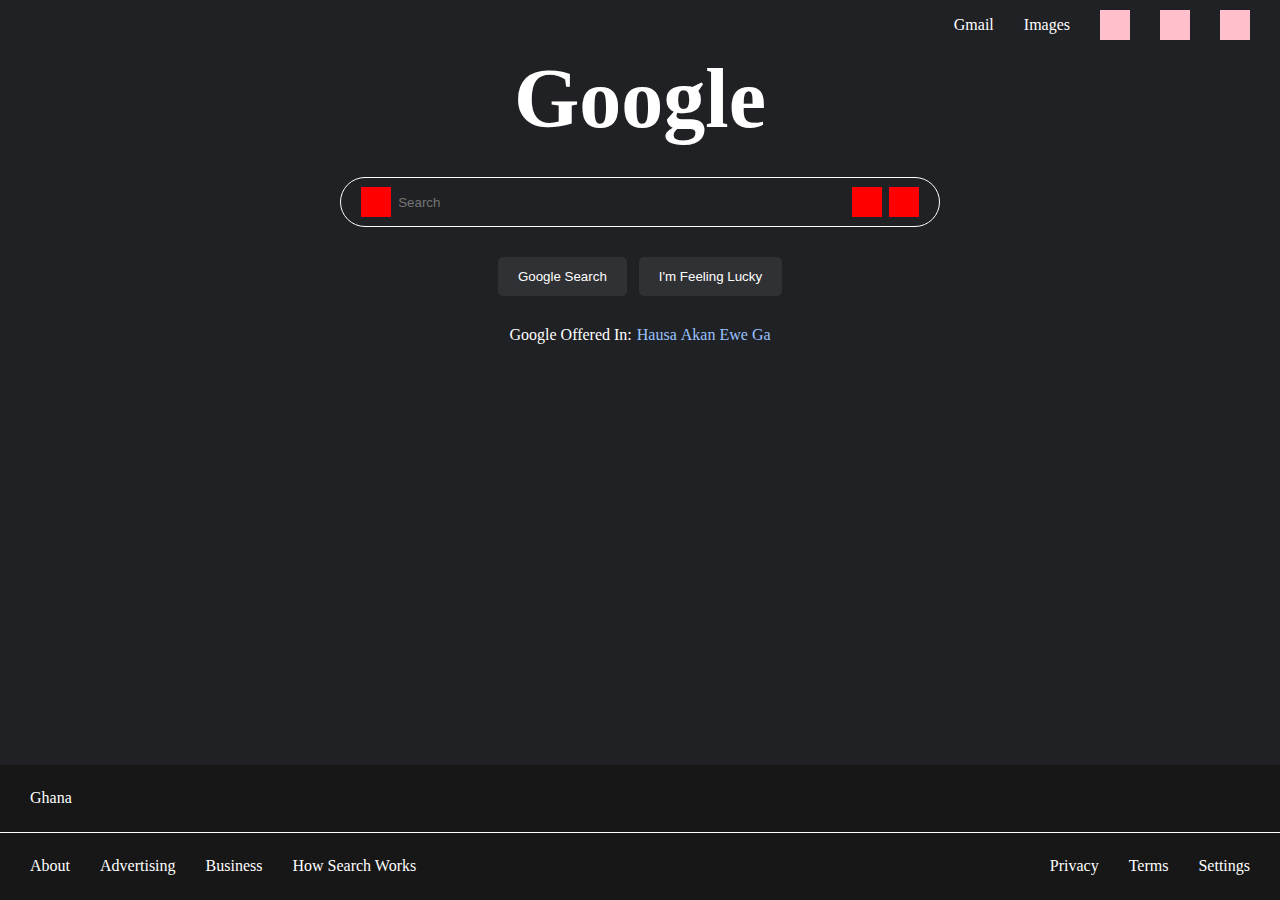
<file: index4.html>
<!DOCTYPE html>
<html lang="en">
	<head>
		<meta charset="UTF-8" />
		<meta name="viewport" content="width=device-width, initial-scale=1.0" />
		<title>Document</title>
		<style>
			* {
				padding: 0;
				margin: 0;
				box-sizing: border-box;
				color: #fff;
			}
			.container {
				height: 85vh;
				background-color: #202124;
			}
			.container header {
				height: 50px;
				display: flex;
				align-items: center;
				justify-content: flex-end;
				padding: 0 30px;
			}
			.container header nav {
				display: flex;
				align-items: center;
				justify-content: space-between;
				gap: 30px;
			}

			.container main {
				height: 80%;
				display: flex;
				flex-direction: column;
				align-items: center;
			}
			main h1 {
				font-size: 84px;
				font-weight: bold;
				margin-bottom: 30px;
			}
			main .input_container {
				width: 600px;
				height: 50px;
				border: 1px solid white;
				border-radius: 25px;
				margin-bottom: 20px;
				display: flex;
				align-items: center;
				justify-content: space-between;
				padding: 0 20px;
			}
			main .input_container button {
				width: 30px;
				height: 30px;
				background-color: red;
				border: none;
			}
			.input_container input {
				width: 80%;
				height: 100%;
				background-color: transparent;
				border: none;
			}
			.input_container input:focus {
				outline: 0;
			}
			main .buttons_container {
				display: flex;
				gap: 12px;
				margin-top: 10px;
			}
			.buttons_container button {
				padding: 12px 20px;
				border-radius: 5px;
				background-color: #303134;
				border: none;
			}
			.buttons_container button:hover {
				border: 1px solid #fff;
			}

			main .offers {
				display: flex;
				gap: 5px;
				margin-top: 30px;
			}
			.offers nav a {
				color: #99c3ff;
			}

			.footer {
				height: 15vh;
				background-color: #171717;
			}

			.footer_parents {
				height: 50%;
				width: 100%;
				display: flex;
				align-items: center;
				justify-content: space-between;
				padding: 0 30px;
			}
			.first_footer_parent {
				border-bottom: 1px solid white;
			}
			.second_footer_parent nav {
				display: flex;
				align-items: center;
				width: auto;
				gap: 30px;
			}
			/* Pseudo-elements */

			.second_footer_parent nav:first-child {
                width: 40%;
            }

            .second_footer_parent nav:last-child {
                gap: 30px;
            } 
            .second_footer_parent nav:nth-child(1) {
                background-color: #171717;
            } 

			/* Pseudo-classes */
			nav a {
				text-decoration: none;
				border: 1px;
				width: auto;
				color: white;
				display: inline-block;
			}
			nav a:hover {
				text-decoration: underline;
			}

			.menu, .profile, .filter {
				width: 30px;
				height: 30px;
				background-color: pink;
			}
		</style>
	</head>
	<body>
		<div>
			<div class="container">
				<header>
					<nav>
						<a href="mailto: syiadom962@gmail.com">Gmail</a>
						<a href="">Images</a>
						<a href="" class="filter"></a>
						<a href="" class="menu"></a>
						<a href="" class="profile"></a>
					</nav>
				</header>
				<main>
					<h1>Google</h1>
					<div class="input_container">
						<button></button>
						<input type="text" placeholder="Search" />
						<button></button>
						<button></button>
					</div>
					<div class="buttons_container">
						<button>Google Search</button>
						<button>I'm Feeling Lucky</button>
					</div>
					<div class="offers">
						<p>Google Offered In:</p>
						<nav>
							<a href="">Hausa</a>
							<a href="">Akan</a>
							<a href="">Ewe</a>
							<a href="">Ga</a>
						</nav>
					</div>
				</main>
			</div>
			<div class="footer">
				<div class="footer_parents first_footer_parent">
					<p>Ghana</p>
				</div>
				<div class="footer_parents second_footer_parent">
					<nav>
						<a href="">About</a>
						<a href="">Advertising</a>
						<a href="">Business</a>
						<a href="">How Search Works</a>
					</nav>
					<nav>
						<a href="">Privacy</a>
						<a href="">Terms</a>
						<a href="">Settings</a>
					</nav>
				</div>
			</div>
		</div>
	</body>
</html>
</file>
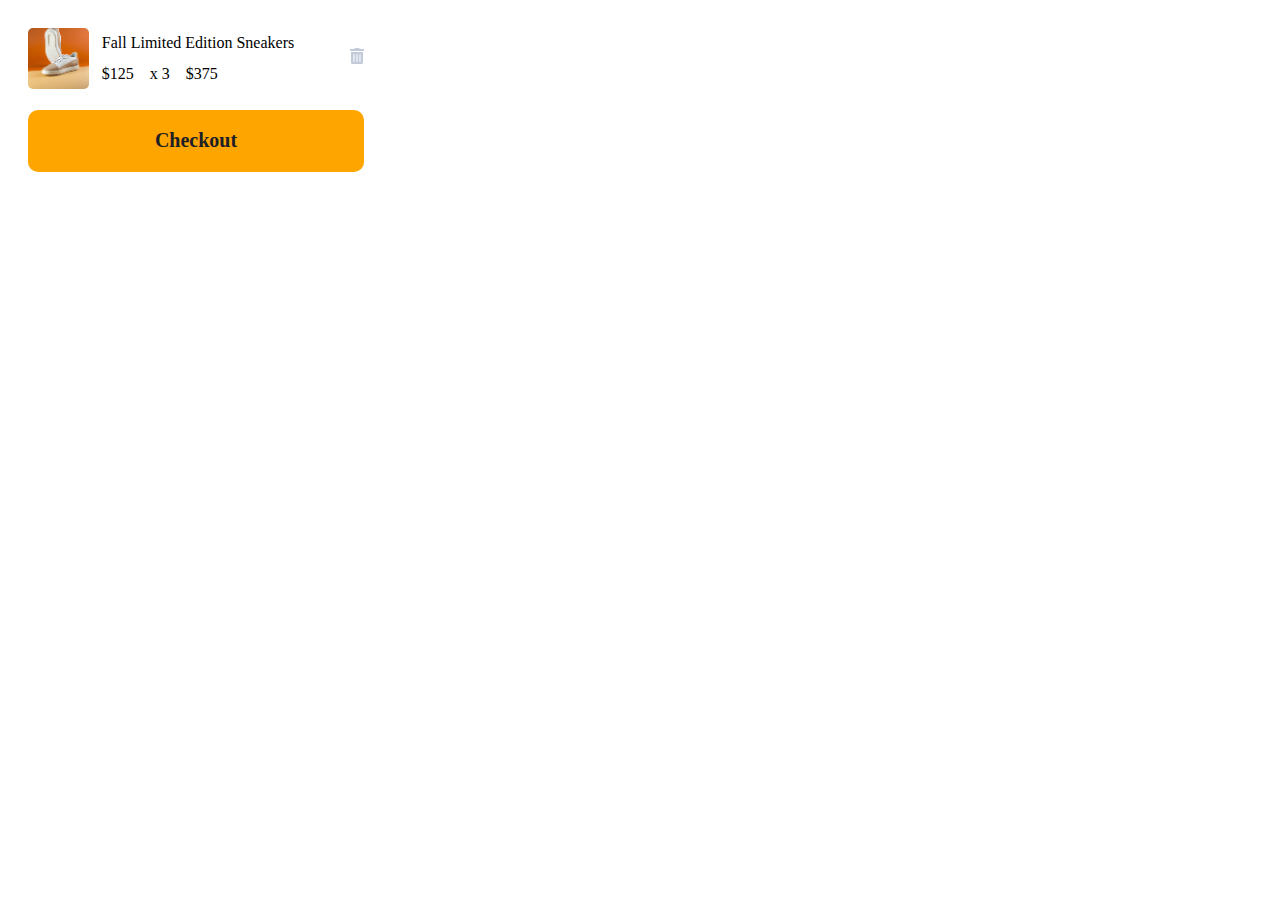
<file: ecommerce-product-page-main/test.html>
<!DOCTYPE html>
<html lang="en">
  <head>
    <meta charset="UTF-8" />
    <meta name="viewport" content="width=device-width, initial-scale=1.0" />
    <title>Document</title>
    <!-- <link rel="stylesheet" href="styles.css" /> -->
    <style>
      .body {
        display: flex;
        justify-content: center;
        align-items: center;
        background: transparent;
        filter: blur();
      }
      .container {
        display: flex;
        flex-direction: column;
        justify-content: center;
        align-items: center;
        padding: 100px;
        z-index: 10;
      }
      .item {
        background-color: aqua;
        height: 28rem;
        width: 28rem;
      }
      .close-btn {
        display: flex;
        justify-content: flex-end;
        align-items: center;
        width: 28.5rem;
        background-color: transparent;
        border: none;
        margin-bottom: 1rem;
      }
      .control {
        width: 31rem;
        display: flex;
        justify-content: space-between;
        transform: translateY(-515%);
      }
      button {
        height: 3rem;
        width: 3rem;
        display: flex;
        justify-content: center;
        align-items: center;
        border-radius: 50%;
        border: none;
        /* background-color: hsl(0, 0%, 100%); */
        background-color: blue;
      }
      .cart-item {
        width: 21rem;
        height: 9rem;
        display: flex;
        flex-direction: column;
        justify-content: center;
        align-items: center;
        gap: 1.3rem;
        padding: 20px;
      }
      .upper {
        display: flex;
        justify-content: space-between;
        align-items: center;
        width: 100%;
        height: 3.8rem;
      }
      .bottom {
        width: 100%;
        height: 4rem;
        background-color: orange;
        border-radius: 10px;
      }
      .start {
        height: 100%;
        width: 3.8rem;
      }
      .start img {
        width: 100%;
        height: 100%;
        border-radius: 5px;
      }
      .middle {
        display: flex;
        flex-direction: column;
        justify-content: center;
        align-items: center;
        height: 100%;
        width: 70%;
        gap: 0;
      }
      .priced {
        display: flex;
        justify-content: flex-start;
        align-items: center;
        gap: 1rem;
        height: 50%;
        width: 100%;
      }
      .used {
        display: flex;
        justify-content: flex-start;
        align-items: center;
        background-color: white;
        height: 50%;
        width: 100%;
      }
      .bottom {
        display: flex;
        justify-content: center;
        align-items: center;
        font-size: 1.25rem;
        font-weight: 600;
        color: hsl(220, 13%, 13%);
      }
    </style>
  </head>
  <body>
    <div class="cart-item">
      <div class="upper">
        <div class="start">
          <img src="./images/image-product-1.jpg" alt="image-product-1" />
        </div>
        <div class="middle">
          <div class="used">
            <p>Fall Limited Edition Sneakers</p>
          </div>
          <div class="priced">
            <p class="tag">$125</p>
            <p>x <span class="amount">3</span></p>
            <p class="total">$375</p>
          </div>
        </div>
        <div class="end">
          <img src="./images/icon-delete.svg" alt="icon-delete" />
        </div>
      </div>
      <div class="bottom">Checkout</div>
    </div>
  </body>
</html>
</file>
<file: ecommerce-product-page-main/styles.css>
* {
  margin: 0;
  padding: 0;
  box-sizing: border-box;
}
body {
  padding: 150px;
  padding-top: 60px;
  display: block;
  justify-content: center;
  align-items: center;
  font-family: "Kumbh Sans", sans-serif;
}

.container {
  height: 43rem;
  width: 100%;
}

header {
  width: 100%;
  height: 3rem;
  margin-bottom: 4rem;
  position: relative;
}
header .holder {
  height: fit-content;
  width: fit-content;
  right: -78px;
  border-radius: 10px;
  position: absolute;
  background-color: hsl(0, 0%, 100%);
  z-index: 1;
  box-shadow: -1px 10px 25px 0px hsl(0, 0%, 0%, 0.164);
}
header .holder .items {
  height: 3.6rem;
  width: 21.5rem;
  display: flex;
  justify-content: flex-start;
  align-items: center;
  padding: 20px;
  font-weight: 600;
  font-size: 18px;
  color: hsl(220, 13%, 13%);
  border-bottom: 1px solid hsl(220, 14%, 75%);
}
header .holder .entries {
  display: flex;
  justify-content: center;
  align-items: center;
  height: 12.4rem;
  width: 100%;
  color: hsl(219, 9%, 45%);
  font-weight: 700;
  font-size: 17.5px;
}
.hidden {
  display: none;
}
nav {
  top: 25px;
  display: flex;
  justify-content: space-between;
  align-items: center;
  height: 100%;
  border-bottom: 1px solid hsl(220, 14%, 75%);
  position: relative;
  padding-bottom: 3.5rem;
}

.nav-mid-element {
  position: absolute;
  display: flex;
  justify-content: center;
  align-items: center;
  gap: 1.5rem;
  left: 12rem;
  cursor: pointer;
  height: 7rem;
}
.nav-mid-element a {
  text-decoration: none;
  font-size: 1rem;
  font-weight: 500;
  color: hsl(220, 14%, 75%);
}
.nav-mid-element .link {
  display: flex;
  justify-content: center;
  align-items: center;
  height: 7rem;
}
.nav-mid-element .link:hover {
  border-bottom: 4px solid hsl(26, 100%, 55%);
}
.nav-mid-element a:hover {
  color: hsl(220, 13%, 13%);
}
.nav-end-element {
  display: flex;
  justify-content: center;
  align-items: center;
  gap: 2.5rem;
  cursor: pointer;
}
.nav-end-element .image-container img:hover {
  border: 2px solid hsl(26, 100%, 55%);
  border-radius: 50%;
}
.image-container img {
  height: 3rem;
  width: 3rem;
  border-radius: 50%;
}

main {
  display: flex;
  justify-content: center;
  align-items: center;
  height: 43rem;
  width: 100%;
  gap: 1rem;
}

main .panel-left,
main .panel-right {
  display: flex;
  flex-direction: column;
  justify-content: flex-start;
  align-items: center;
  gap: 1.2rem;
  width: 50%;
  height: 100%;
  padding: 50px;
}

main .panel-left .display img {
  height: 26rem;
  width: 26rem;
  border-radius: 5%;
}
main .panel-left .image {
  display: flex;
  justify-content: center;
  align-items: center;
  height: 5rem;
  width: 26rem;
  gap: 1.2rem;
}
main .panel-left .image .images {
  height: 100%;
  width: 6rem;
}
main .panel-left .image .images::after {
  background-color: hsl(25, 100%, 94%);
  opacity: 0;
  transition: opacity 0.3s ease;
  pointer-events: none;
}
main .panel-left .image .images:hover::after {
  opacity: 10;
}
main .panel-left .image .images:hover {
  filter: blur(0.8px);
}
main .panel-left .image .images:active {
  border: 2px solid hsl(26, 100%, 55%);
  border-radius: 12%;
}
main .panel-left .image .images img {
  height: 100%;
  width: 100%;
  border-radius: 10%;
}

main .panel-right {
  width: 55%;
  height: 70%;
  justify-content: center;
  align-items: flex-start;
  padding: 34px;
  transform: translateY(-8%);
}
main .panel-right .footer {
  width: 100%;
  height: 3.4rem;
  gap: 1rem;
}
/* main .panel-right .footer .decrement img:hover,
main .panel-right .footer .increment img:hover {
  color: hsl(25, 100%, 94%);
} */
main .panel-right h3 {
  font-weight: 700;
  font-size: 14px;
  letter-spacing: 0.1rem;
  color: hsl(219, 9%, 45%);
}
main .panel-right h1 {
  color: hsl(220, 13%, 13%);
  font-size: 40px;
}
main .panel-right .details {
  color: hsl(219, 9%, 45%);
  font-size: 15px;
  line-height: 1.3rem;
}
main .panel-right .inline {
  display: flex;
  justify-content: center;
  align-items: center;
  gap: 1.1rem;
  font-weight: 700;
  font-size: 30px;
  margin-bottom: 0.5rem;
  color: hsl(220, 13%, 13%);
}
main .panel-right .inline .into {
  display: flex;
  justify-content: center;
  align-items: center;
  color: hsl(0, 0%, 100%);
  width: 2.9rem;
  height: 1.7rem;
  font-size: 1rem;
  font-weight: 500;
  background-color: hsl(220, 13%, 13%);
  border-radius: 5px;
}
main .panel-right .flex .strike {
  font-weight: 600;
  font-size: 17px;
  color: hsl(219, 9%, 45%);
  text-decoration: line-through;
}
main .panel-right .footer,
main .panel-right .footer .second {
  display: flex;
  justify-content: center;
  align-items: center;
}
main .panel-right .footer .inside {
  display: flex;
  justify-content: center;
  align-items: center;
  justify-content: space-between;
  height: 3.4rem;
  width: 34%;
  padding: 15px;
  font-size: 20px;
  font-weight: 600;
  background-color: hsl(223, 64%, 98%);
  border-radius: 9px;
}
main .panel-right .btn {
  display: flex;
  justify-content: center;
  align-items: center;
  gap: 1rem;
  width: 60%;
  height: 3.4rem;
  background-color: hsl(26, 100%, 55%);
  font-weight: 700;
  font-size: 17px;
  border: none;
  border-radius: 9px;
}
main .panel-right .btn p {
  color: hsl(220, 13%, 13%);
}
main .panel-right .btn:hover {
  background-color: hsl(25, 100%, 94%);
}

/* OVERLAY STYLE */
.body {
  display: flex;
  justify-content: center;
  align-items: center;
}
/* Add blur effect to the body when overlay is active */
.blur {
  filter: blur(2px);
  transition: filter 0.3s ease;
}

/* Adjust styles for the overlay */
.contained {
  display: flex;
  flex-direction: column;
  justify-content: center;
  align-items: center;
  padding: 100px;
  position: absolute;
  top: 70%;
  left: 50%;
  transform: translate(-50%, -50%);
  z-index: 10;
  /* background-color: rgba(255, 255, 255, 0.9); */
  /* box-shadow: 0px 4px 15px rgba(0, 0, 0, 0.2); */
  border-radius: 10px;
}

/* Display overlay only when .show class is added */
.contained.show {
  display: flex;
}
.index {
  z-index: 0;
}
.item {
  background-color: aqua;
  height: 30rem;
  width: 30rem;
}
.close-btn {
  display: flex;
  justify-content: center;
  align-items: center;
  position: absolute;
  top: 8.5%;
  right: 13%;
  height: 2rem;
  width: 2rem;
  background-color: transparent;
  border: none;
}
.control {
  width: 33rem;
  display: flex;
  justify-content: space-between;
  transform: translateY(-515%);
}
button.left-control,
button.right-control {
  height: 3.5rem;
  width: 3.5rem;
  display: flex;
  justify-content: center;
  align-items: center;
  border-radius: 50%;
  border: none;
  background-color: hsl(0, 0%, 100%);
}
.contained .image {
  margin-top: 1.2rem;
  display: flex;
  justify-content: center;
  align-items: center;
  height: 5rem;
  width: 26rem;
  gap: 1.2rem;
}
.contained .image .images {
  height: 100%;
  width: 6rem;
}
.contained .image .images img {
  height: 100%;
  width: 100%;
  border-radius: 10%;
}
.left-control {
  position: absolute;
  top: 41%;
  left: 11%;
}
.right-control {
  position: absolute;
  top: 41%;
  right: 11%;
}
.dark-overlay {
  position: fixed;
  top: 0;
  left: 0;
  width: 100%;
  height: 100%;
  background-color: rgba(0, 0, 0, 0.5);
  z-index: 5;
}
.pale-overlay {
  width: 100%;
  height: 100%;
  background-color: hsl(25, 100%, 94%, 0.6);
  z-index: 5;
}

.cart-item {
  width: 23rem;
  height: 13rem;
  display: flex;
  flex-direction: column;
  justify-content: center;
  align-items: center;
  gap: 1.3rem;
  padding: 20px;
}
.upper {
  display: flex;
  justify-content: space-between;
  align-items: center;
  width: 100%;
  height: 3rem;
}
.bottom {
  width: 100%;
  height: 4rem;
  background-color: orange;
  border-radius: 10px;
}
.start {
  height: 100%;
  width: 4rem;
}
.start img {
  width: 100%;
  height: 100%;
  border-radius: 5px;
}
.middle {
  display: flex;
  flex-direction: column;
  justify-content: space-between;
  align-items: center;
  height: 100%;
  width: 100%;
  /* gap: 1rem; */
  color: hsl(219, 9%, 45%);
}
.priced {
  display: flex;
  justify-content: flex-start;
  align-items: center;
  gap: 0.5rem;
  height: 50%;
  width: 100%;
  padding-left: 20px;
}
.used {
  display: flex;
  justify-content: flex-start;
  align-items: center;
  height: 50%;
  width: 100%;
  padding-left: 20px;
}
.bottom {
  display: flex;
  justify-content: center;
  align-items: center;
  font-size: 1.25rem;
  font-weight: 600;
  color: hsl(220, 13%, 13%);
}
.total {
  color: hsl(220, 13%, 13%);
  font-weight: 600;
}
</file>
<file: public/styles.css>
* {
  margin: 0;
  padding: 0;
  box-sizing: border-box;
}

body {
  padding: 120px 60px;
  background-color: hsl(20, 50%, 98%);
  font-family: "Red Hat Text", sans-serif;
  display: flex;
  justify-content: center;
}

.container {
  display: flex;
  justify-content: space-between;
  align-items: center;
  height: 73rem;
  width: 100%;
  position: relative;
}

.left-panel {
  height: 100%;
  /* width: 67%; */
  position: absolute;
  left: 30px;
}
.left-panel h1 {
  font-size: 32px;
  font-weight: 700;
  margin-left: -1.7rem;
}

.grid {
  display: grid;
  grid-template-columns: repeat(3, 1fr);
  grid-template-rows: repeat(3, 1fr);
  gap: 20px;
  transform: translateY(3.5%);
}

.item {
  height: 23.5rem;
}
.item img {
  width: 100%;
  height: 100%;
  border-radius: 10px;
}

.images {
  height: 15.5rem;
  width: 15.5rem;
  border-radius: 10px;
  margin-bottom: 1rem;
}

.transform {
  position: absolute;
  transform: translateY(-30%);
}
.transform p {
  margin-bottom: 0.3rem;
}

.cart {
  width: 11rem;
  height: 3rem;
  background-color: white;
  display: flex;
  justify-content: space-evenly;
  align-items: center;
  transform: translateX(23%);
  left: 2.7rem;
  gap: 5px;
  border-radius: 50px;
  border: 1px solid hsl(12, 20%, 44%);
  padding: 15px;
  margin-bottom: 0.7rem;
  cursor: pointer;
}
.cart .image {
  width: 2rem;
  height: 1.8rem;
}
.cart .describe {
  font-size: 15px;
  font-weight: 600;
  margin-top: 3px;
}

.cart-holder {
  width: 11rem;
  height: 3rem;
  background-color: hsl(14, 86%, 42%);
  border-radius: 50px;
  display: flex;
  justify-content: space-between;
  align-items: center;
  padding: 18px;
  border: none;
  cursor: pointer;
}
.cart:hover {
  border: 1px solid hsl(14, 86%, 42%);
  color: hsl(14, 86%, 42%);
}
.circle {
  height: 25px;
  width: 25px;
  border-radius: 50%;
  display: flex;
  justify-content: center;
  align-items: center;
  border: 2px solid white;
}
.circle img {
  width: 13px;
  height: 13px;
}
/* .circle:hover,
.circl:active {
  background-color: white;
} */
.border {
  border: 1px solid hsl(14, 86%, 42%);
}
.display {
  font-size: 17px;
  color: white;
  font-weight: 400;
}

.category {
  font-size: 15px;
  color: hsl(14, 25%, 72%);
}
.name {
  font-size: 18px;
  font-weight: 600;
  color: hsl(14, 65%, 9%);
}
.price {
  font-weight: 600;
  font-size: 18px;
  color: hsl(14, 86%, 42%);
}

.right-panel {
  background-color: white;
  height: fit-content;
  width: 25rem;
  position: absolute;
  top: 2rem;
  transform: translateY(-15%);
  right: 1.1rem;
  padding: 30px;
}
.space {
  margin-bottom: 3.5rem;
  color: hsl(14, 86%, 42%);
}
.align {
  display: flex;
  flex-direction: column;
  justify-content: center;
  align-items: center;
}

.cart-item {
  height: 4rem;
  width: 100%;
  border-bottom: 2px solid hsl(13, 31%, 94%);
  display: flex;
  justify-content: space-between;
  align-items: center;
  padding-top: 30px;
  padding-bottom: 30px;
  margin: 0.5rem;
  gap: 30px;
  position: relative;
}
.left {
  height: 20px;
  width: 20px;
  border-radius: 50%;
  border: 1px solid hsl(14, 25%, 72%);
  display: flex;
  justify-content: center;
  align-items: center;
  position: absolute;
  right: 0;
  top: 26%;
}
.spaced {
  color: hsl(14, 86%, 42%);
  margin-bottom: 3rem;
}
.red {
  color: hsl(14, 86%, 42%);
  font-weight: 600;
}
.coloured {
  color: hsl(14, 25%, 72%);
}
.last {
  color: hsl(12, 20%, 44%);
  font-weight: 600;
}
.right p {
  margin-bottom: 0.3rem;
}
.margin {
  margin: 1rem;
}

.item-name {
  color: hsl(14, 65%, 9%);
  font-weight: 600;
}
.content-flex {
  display: flex;
  justify-content: flex-start;
  align-items: center;
  gap: 12px;
}

.contained,
.footer {
  display: flex;
  flex-direction: column;
  justify-content: space-around;
  gap: 20px;
}
.header {
  display: flex;
  justify-content: space-between;
  align-items: center;
  width: 100%;
  height: 4rem;
}
.total {
  color: hsl(12, 20%, 44%);
}
.number {
  color: hsl(14, 65%, 9%);
  font-weight: 600;
  font-size: 30px;
}

.mid {
  height: 3.5rem;
  width: 100%;
  background-color: hsl(13, 31%, 94%);
  display: flex;
  justify-content: center;
  align-items: center;
  gap: 10px;
}
.btn {
  width: 100%;
  height: 3.5rem;
  background-color: hsl(14, 86%, 42%);
  border-radius: 50px;
  border: none;
  color: white;
  font-size: 18px;
}

/* Styles for Order Confirm */
.overlay .contain {
  height: fit-content;
  width: fit-content;
  display: flex;
  flex-direction: column;
  justify-content: space-around;
  align-items: flex-start;
  padding: 20px;
  background-color: white;
}
.overlay .entered {
  height: fit-content;
  width: fit-content;
  padding: 15px;
  background-color: hsl(20, 50%, 98%);
}
.overlay .coloured {
  color: hsl(12, 20%, 44%);
}
.overlay .confirm {
  color: hsl(14, 65%, 9%);
  font-size: 40px;
  font-weight: 600;
  display: flex;
  justify-content: center;
  align-items: flex-start;
  margin-bottom: 0.5rem;
  margin-top: 1rem;
}
.overlay .thanks {
  font-size: 18px;
  color: hsl(14, 25%, 72%);
  margin-bottom: 1rem;
}
.overlay .select {
  display: flex;
  justify-content: flex-start;
  align-items: center;
  height: inherit;
  width: 27rem;
  padding-top: 20px;
  padding-bottom: 20px;
  border-bottom: 1px solid hsl(7, 20%, 60%);
  background-color: hsl(20, 50%, 98%);
  position: relative;
}
.overlay .in {
  height: 3rem;
  width: 3rem;
}
.overlay .in img {
  height: 100%;
  width: 100%;
  border-radius: 5px;
}
.overlay .contents-flex {
  flex-direction: column;
  display: flex;
  justify-content: center;
  align-items: flex-start;
  margin-left: 1rem;
  height: 3rem;
}
.overlay .flexed {
  display: flex;
  justify-content: center;
  align-items: flex-start;
  gap: 1rem;
  height: 77%;
}
.overlay .final {
  position: absolute;
  right: 20px;
  font-size: 18px;
  font-weight: 600;
  color: hsl(14, 65%, 9%);
}
.overlay .order-total {
  display: flex;
  justify-content: space-between;
  align-items: center;
  height: 4rem;
  padding: 15px;
  background-color: hsl(20, 50%, 98%);
}
.overlay .attribution {
  font-size: 18px;
  color: hsl(14, 65%, 9%);
}
.overlay .total-amount {
  font-size: 30px;
  font-weight: 600;
  color: hsl(14, 65%, 9%);
}
.overlay {
  position: fixed;
  top: 0;
  left: 0;
  width: 100%;
  height: 100%;
  background-color: rgba(0, 0, 0, 0.7);
  backdrop-filter: blur(5px);
  display: flex;
  justify-content: center;
  align-items: center;
  z-index: 10;
  /* overflow: scroll; */
}
.close-overlay {
  display: flex;
  justify-content: center;
  align-items: center;
  font-size: 20px;
  color: white;
  width: 100%;
  height: 4rem;
  background-color: hsl(14, 86%, 42%);
  margin-top: 1.5rem;
  border-radius: 40px;
}
.hidden {
  display: none;
}
</file>
